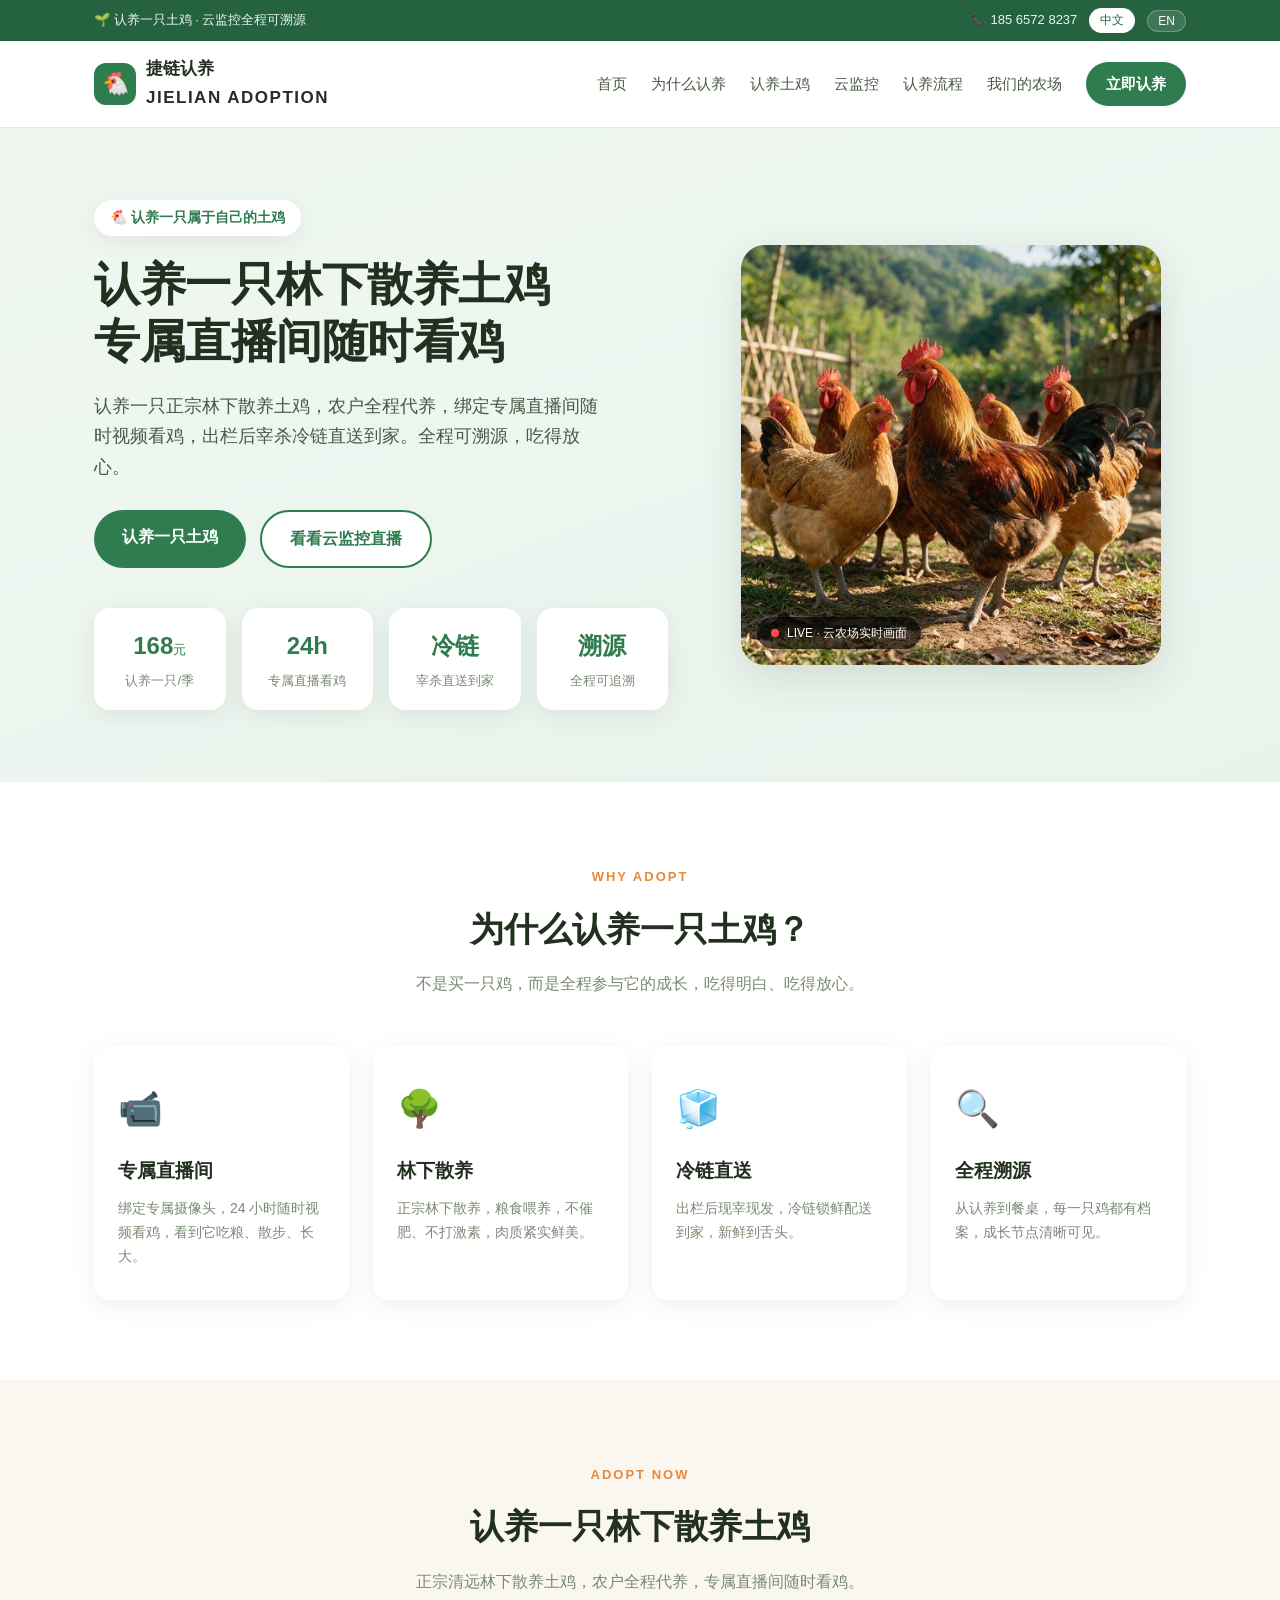
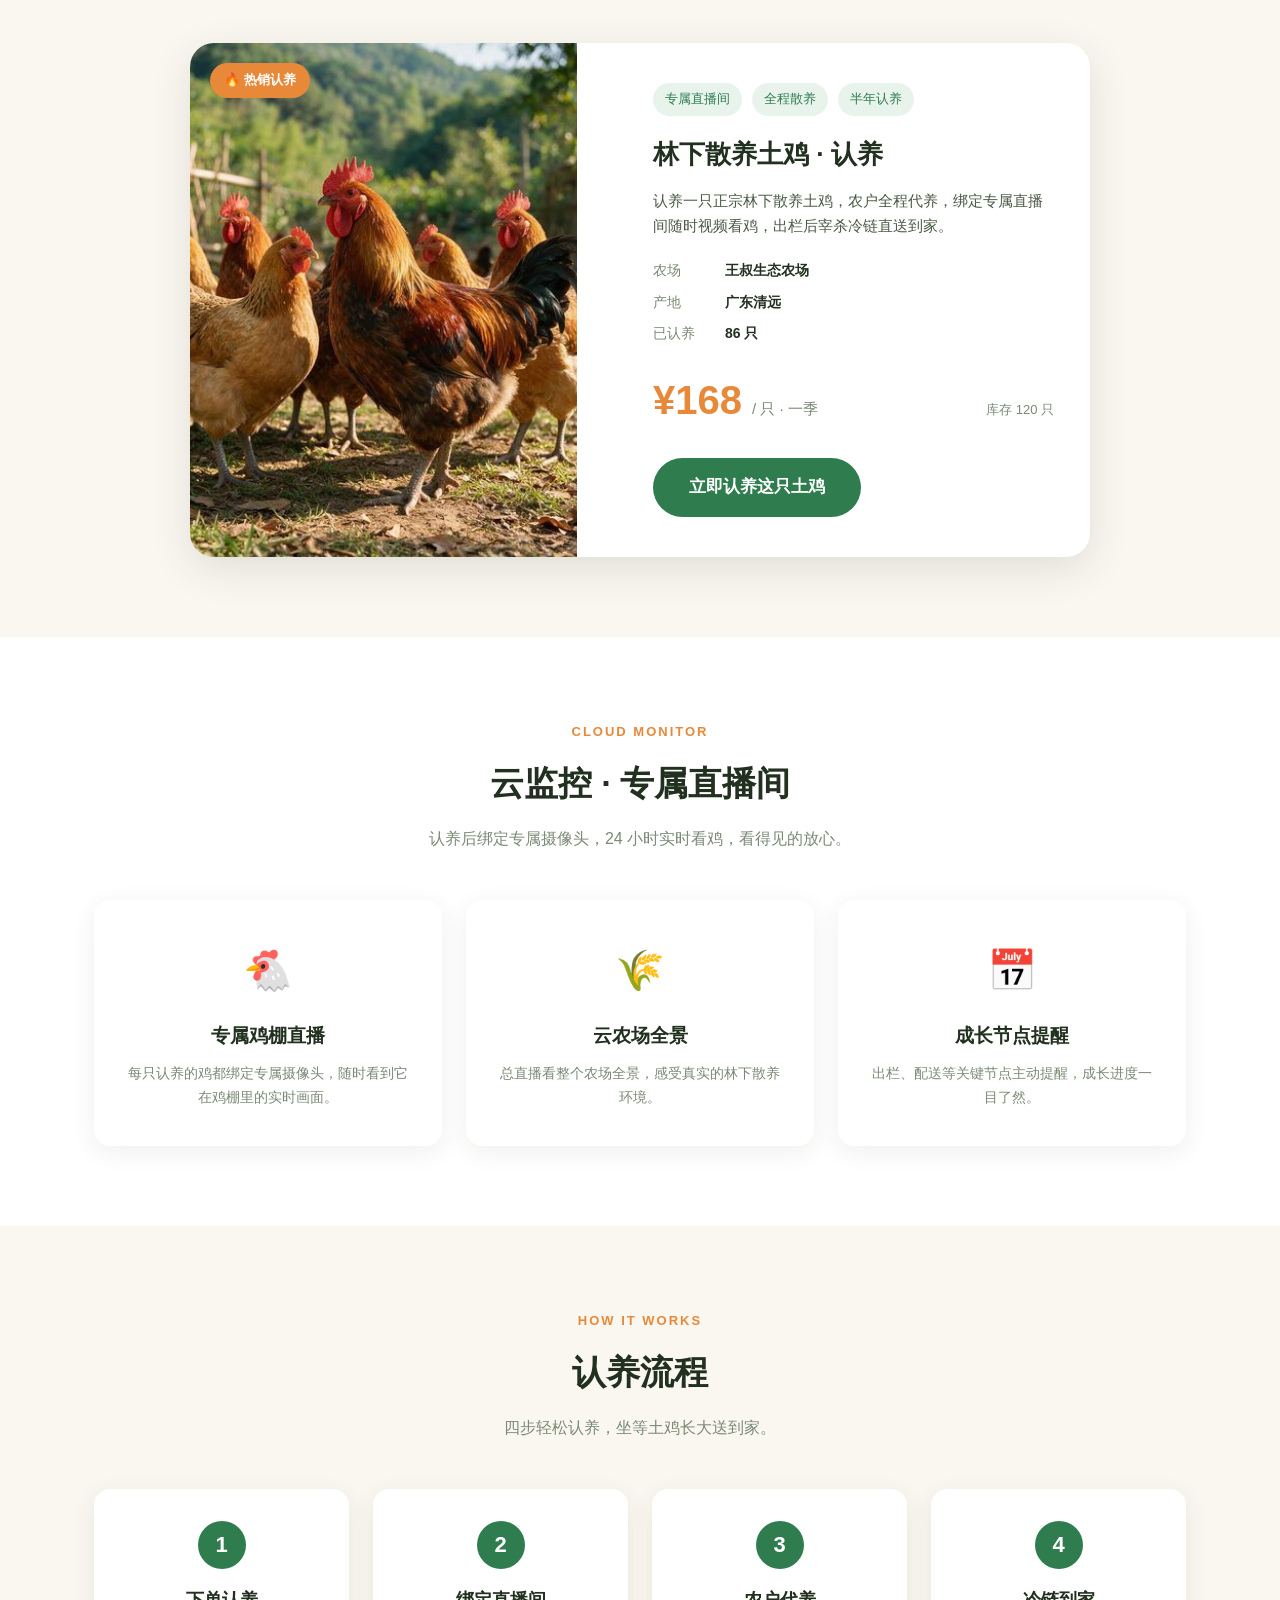
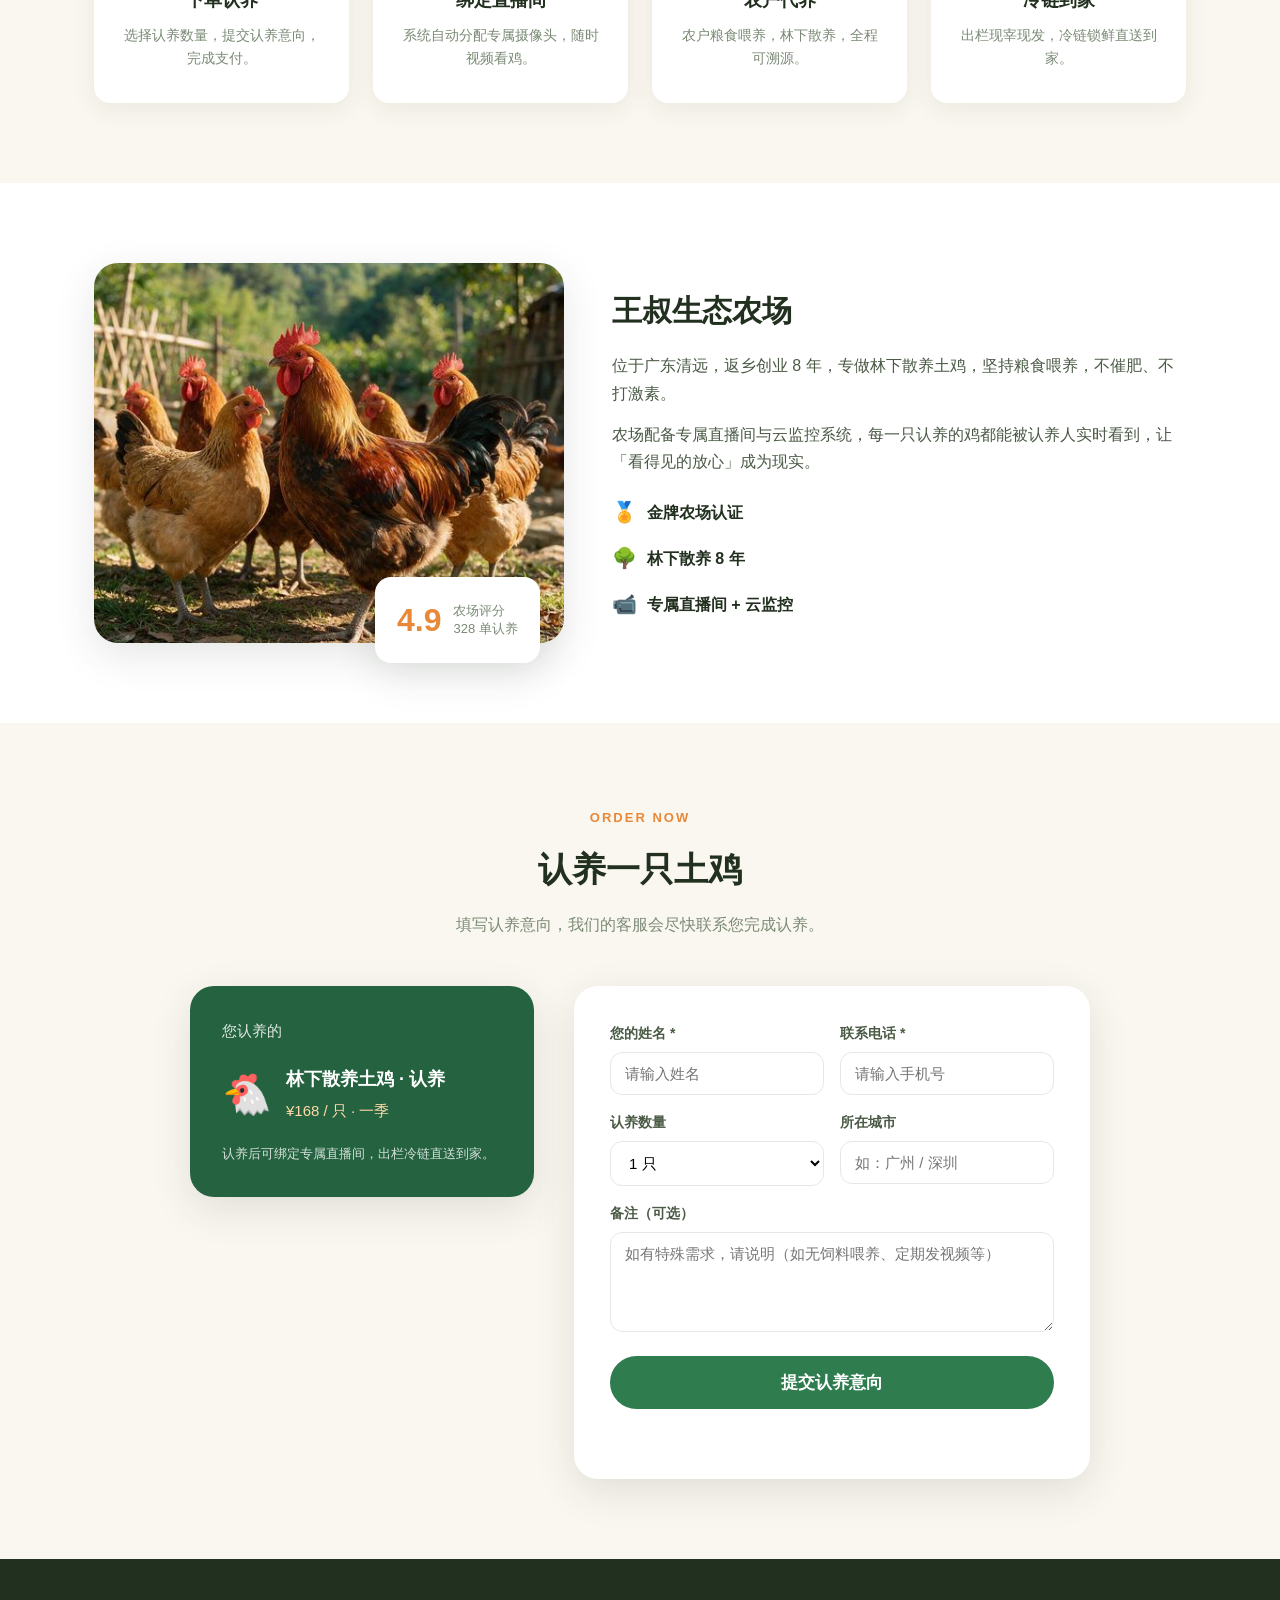
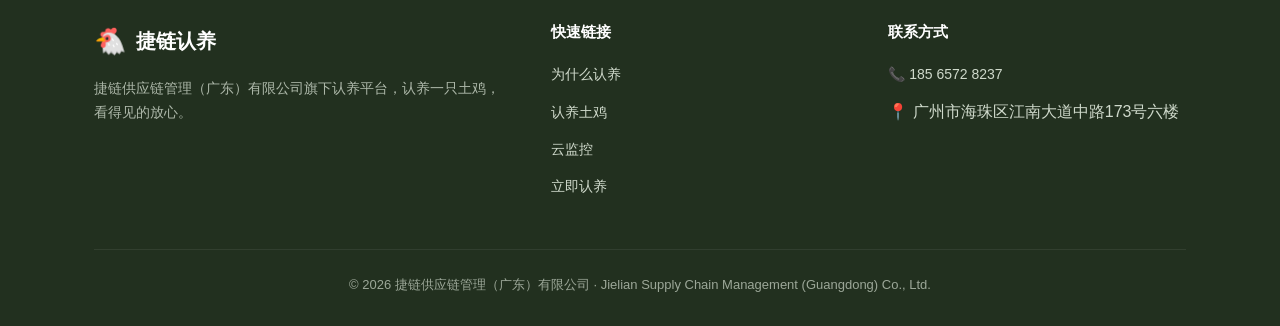
<file: index.html>
<!DOCTYPE html>
<html lang="zh-CN">
<head>
  <meta charset="UTF-8">
  <meta name="viewport" content="width=device-width, initial-scale=1.0, viewport-fit=cover">
  <meta name="theme-color" content="#2f7d4f">
  <meta name="format-detection" content="telephone=no">
  <title>捷链认养 · 认养一只林下散养土鸡 — Jielian Adoption</title>
  <meta name="description" content="捷链认养，认养一只正宗林下散养土鸡，农户全程代养，绑定专属直播间随时视频看鸡，出栏后宰杀冷链直送到家。168元认养一只，全程可溯源。">
  <meta name="keywords" content="认养土鸡, 云认养, 林下散养, 专属直播间, 云监控, 捷链认养, 认养一只鸡">
  <meta name="author" content="捷链供应链管理（广东）有限公司">
  <meta name="robots" content="index, follow">
  <link rel="canonical" href="https://www.jieliansupply.com/">

  <!-- Open Graph -->
  <meta property="og:type" content="website">
  <meta property="og:site_name" content="捷链认养">
  <meta property="og:title" content="捷链认养 · 认养一只林下散养土鸡 | Jielian Adoption">
  <meta property="og:description" content="认养一只正宗林下散养土鸡，专属直播间随时视频看鸡，出栏冷链直送到家。168元认养一只。">
  <meta property="og:url" content="https://www.jieliansupply.com/">
  <meta property="og:locale" content="zh_CN">
  <meta property="og:locale:alternate" content="en_US">

  <link rel="stylesheet" href="css/styles.css">
</head>
<body>

  <!-- ======================= 顶部信息条 ======================= -->
  <div class="topbar">
    <div class="container topbar-inner">
      <span class="tagline" data-i18n="top_tagline">🌱 认养一只土鸡 · 云监控全程可溯源</span>
      <div class="topbar-right">
        <a href="tel:+8618565728237">📞 185 6572 8237</a>
        <button class="lang-btn" data-lang="zh">中文</button>
        <button class="lang-btn" data-lang="en">EN</button>
      </div>
    </div>
  </div>

  <!-- ======================= 导航栏 ======================= -->
  <nav class="nav">
    <div class="container nav-inner">
      <a href="#home" class="logo">
        <span class="mark">🐔</span>
        <span>
          捷链认养
          <span class="sub">JIELIAN ADOPTION</span>
        </span>
      </a>
      <div class="nav-links" id="navLinks">
        <a href="#home" data-i18n="nav_home">首页</a>
        <a href="#about" data-i18n="nav_about">为什么认养</a>
        <a href="#product" data-i18n="nav_product">认养土鸡</a>
        <a href="#live" data-i18n="nav_live">云监控</a>
        <a href="#flow" data-i18n="nav_flow">认养流程</a>
        <a href="#farm" data-i18n="nav_farm">我们的农场</a>
        <a href="#order" class="nav-cta" data-i18n="nav_order">立即认养</a>
      </div>
      <button class="nav-toggle" id="navToggle" aria-label="Menu">
        <svg viewBox="0 0 24 24" fill="none" stroke-width="2" stroke-linecap="round"><path d="M3 6h18M3 12h18M3 18h18"/></svg>
      </button>
    </div>
  </nav>

  <!-- ======================= Hero ======================= -->
  <section class="hero" id="home">
    <div class="container hero-inner">
      <div class="hero-copy">
        <span class="hero-badge" data-i18n="hero_badge">🐔 认养一只属于自己的土鸡</span>
        <h1 data-i18n="hero_title">认养一只<span class="accent">林下散养土鸡</span><br>专属直播间随时看鸡</h1>
        <p class="lead" data-i18n="hero_lead">
          认养一只正宗林下散养土鸡，农户全程代养，绑定专属直播间随时视频看鸡，出栏后宰杀冷链直送到家。全程可溯源，吃得放心。
        </p>
        <div class="hero-actions">
          <a href="#order" class="btn btn-primary" data-i18n="hero_cta1">认养一只土鸡</a>
          <a href="#live" class="btn btn-ghost" data-i18n="hero_cta2">看看云监控直播</a>
        </div>
        <div class="hero-stats">
          <div class="hero-stat"><div class="num">168<span class="unit">元</span></div><div class="lbl" data-i18n="stat1">认养一只/季</div></div>
          <div class="hero-stat"><div class="num">24h</div><div class="lbl" data-i18n="stat2">专属直播看鸡</div></div>
          <div class="hero-stat"><div class="num">冷链</div><div class="lbl" data-i18n="stat3">宰杀直送到家</div></div>
          <div class="hero-stat"><div class="num">溯源</div><div class="lbl" data-i18n="stat4">全程可追溯</div></div>
        </div>
      </div>
      <div class="hero-visual">
        <div class="hero-img">
          <img src="images/hero-chicken.jpg" alt="林下散养土鸡" loading="lazy" onerror="this.style.display='none';this.parentElement.classList.add('placeholder')">
          <div class="hero-live-badge">
            <span class="dot"></span><span data-i18n="hero_live">LIVE · 云农场实时画面</span>
          </div>
        </div>
      </div>
    </div>
  </section>

  <!-- ======================= 为什么认养 ======================= -->
  <section class="section" id="about">
    <div class="container">
      <div class="section-head">
        <span class="eyebrow" data-i18n="about_eyebrow">Why Adopt</span>
        <h2 data-i18n="about_title">为什么认养一只土鸡？</h2>
        <p data-i18n="about_sub">不是买一只鸡，而是全程参与它的成长，吃得明白、吃得放心。</p>
      </div>
      <div class="feature-grid">
        <div class="feature-card">
          <span class="ic">📹</span>
          <h3 data-i18n="f1_t">专属直播间</h3>
          <p data-i18n="f1_d">绑定专属摄像头，24 小时随时视频看鸡，看到它吃粮、散步、长大。</p>
        </div>
        <div class="feature-card">
          <span class="ic">🌳</span>
          <h3 data-i18n="f2_t">林下散养</h3>
          <p data-i18n="f2_d">正宗林下散养，粮食喂养，不催肥、不打激素，肉质紧实鲜美。</p>
        </div>
        <div class="feature-card">
          <span class="ic">🧊</span>
          <h3 data-i18n="f3_t">冷链直送</h3>
          <p data-i18n="f3_d">出栏后现宰现发，冷链锁鲜配送到家，新鲜到舌头。</p>
        </div>
        <div class="feature-card">
          <span class="ic">🔍</span>
          <h3 data-i18n="f4_t">全程溯源</h3>
          <p data-i18n="f4_d">从认养到餐桌，每一只鸡都有档案，成长节点清晰可见。</p>
        </div>
      </div>
    </div>
  </section>

  <!-- ======================= 认养产品 ======================= -->
  <section class="section alt" id="product">
    <div class="container">
      <div class="section-head">
        <span class="eyebrow" data-i18n="prod_eyebrow">Adopt Now</span>
        <h2 data-i18n="prod_title">认养一只林下散养土鸡</h2>
        <p data-i18n="prod_sub">正宗清远林下散养土鸡，农户全程代养，专属直播间随时看鸡。</p>
      </div>
      <div class="product-card" id="productCard">
        <div class="product-img">
          <img src="images/product-chicken.jpg" alt="林下散养土鸡认养" loading="lazy" onerror="this.style.display='none';this.parentElement.classList.add('placeholder')">
          <span class="product-tag" data-i18n="prod_hot">🔥 热销认养</span>
        </div>
        <div class="product-info">
          <div class="product-tags">
            <span data-i18n="prod_tag1">专属直播间</span>
            <span data-i18n="prod_tag2">全程散养</span>
            <span data-i18n="prod_tag3">半年认养</span>
          </div>
          <h3 data-i18n="prod_name">林下散养土鸡 · 认养</h3>
          <p class="product-desc" data-i18n="prod_desc">认养一只正宗林下散养土鸡，农户全程代养，绑定专属直播间随时视频看鸡，出栏后宰杀冷链直送到家。</p>
          <div class="product-meta">
            <div class="meta-item"><span class="k" data-i18n="meta_farm">农场</span><span class="v">王叔生态农场</span></div>
            <div class="meta-item"><span class="k" data-i18n="meta_loc">产地</span><span class="v" data-i18n="meta_loc_v">广东清远</span></div>
            <div class="meta-item"><span class="k" data-i18n="meta_sold">已认养</span><span class="v">86 只</span></div>
          </div>
          <div class="product-price">
            <span class="price">¥168</span>
            <span class="unit" data-i18n="prod_unit">/ 只 · 一季</span>
            <span class="stock" data-i18n="prod_stock">库存 120 只</span>
          </div>
          <a href="#order" class="btn btn-primary btn-lg" data-i18n="prod_cta">立即认养这只土鸡</a>
        </div>
      </div>
    </div>
  </section>

  <!-- ======================= 云监控 ======================= -->
  <section class="section" id="live">
    <div class="container">
      <div class="section-head">
        <span class="eyebrow" data-i18n="live_eyebrow">Cloud Monitor</span>
        <h2 data-i18n="live_title">云监控 · 专属直播间</h2>
        <p data-i18n="live_sub">认养后绑定专属摄像头，24 小时实时看鸡，看得见的放心。</p>
      </div>
      <div class="live-grid">
        <div class="live-feature">
          <span class="ic">🐔</span>
          <h3 data-i18n="live1_t">专属鸡棚直播</h3>
          <p data-i18n="live1_d">每只认养的鸡都绑定专属摄像头，随时看到它在鸡棚里的实时画面。</p>
        </div>
        <div class="live-feature">
          <span class="ic">🌾</span>
          <h3 data-i18n="live2_t">云农场全景</h3>
          <p data-i18n="live2_d">总直播看整个农场全景，感受真实的林下散养环境。</p>
        </div>
        <div class="live-feature">
          <span class="ic">📅</span>
          <h3 data-i18n="live3_t">成长节点提醒</h3>
          <p data-i18n="live3_d">出栏、配送等关键节点主动提醒，成长进度一目了然。</p>
        </div>
      </div>
    </div>
  </section>

  <!-- ======================= 认养流程 ======================= -->
  <section class="section alt" id="flow">
    <div class="container">
      <div class="section-head">
        <span class="eyebrow" data-i18n="flow_eyebrow">How It Works</span>
        <h2 data-i18n="flow_title">认养流程</h2>
        <p data-i18n="flow_sub">四步轻松认养，坐等土鸡长大送到家。</p>
      </div>
      <div class="flow-steps">
        <div class="flow-step">
          <div class="step-num">1</div>
          <h3 data-i18n="step1_t">下单认养</h3>
          <p data-i18n="step1_d">选择认养数量，提交认养意向，完成支付。</p>
        </div>
        <div class="flow-step">
          <div class="step-num">2</div>
          <h3 data-i18n="step2_t">绑定直播间</h3>
          <p data-i18n="step2_d">系统自动分配专属摄像头，随时视频看鸡。</p>
        </div>
        <div class="flow-step">
          <div class="step-num">3</div>
          <h3 data-i18n="step3_t">农户代养</h3>
          <p data-i18n="step3_d">农户粮食喂养，林下散养，全程可溯源。</p>
        </div>
        <div class="flow-step">
          <div class="step-num">4</div>
          <h3 data-i18n="step4_t">冷链到家</h3>
          <p data-i18n="step4_d">出栏现宰现发，冷链锁鲜直送到家。</p>
        </div>
      </div>
    </div>
  </section>

  <!-- ======================= 农场介绍 ======================= -->
  <section class="section" id="farm">
    <div class="container farm-grid">
      <div class="farm-visual">
        <div class="farm-img">
          <img src="images/farm.jpg" alt="王叔生态农场" loading="lazy" onerror="this.style.display='none';this.parentElement.classList.add('placeholder')">
        </div>
        <div class="farm-badge">
          <span class="n">4.9</span>
          <span class="t" data-i18n="farm_badge">农场评分<br>328 单认养</span>
        </div>
      </div>
      <div class="farm-text">
        <h2 data-i18n="farm_title">王叔生态农场</h2>
        <p data-i18n="farm_p1">位于广东清远，返乡创业 8 年，专做林下散养土鸡，坚持粮食喂养，不催肥、不打激素。</p>
        <p data-i18n="farm_p2">农场配备专属直播间与云监控系统，每一只认养的鸡都能被认养人实时看到，让「看得见的放心」成为现实。</p>
        <div class="farm-points">
          <div class="farm-point"><span class="ic">🏅</span><span data-i18n="farm_pt1">金牌农场认证</span></div>
          <div class="farm-point"><span class="ic">🌳</span><span data-i18n="farm_pt2">林下散养 8 年</span></div>
          <div class="farm-point"><span class="ic">📹</span><span data-i18n="farm_pt3">专属直播间 + 云监控</span></div>
        </div>
      </div>
    </div>
  </section>

  <!-- ======================= 下单认养 ======================= -->
  <section class="section alt" id="order">
    <div class="container">
      <div class="section-head">
        <span class="eyebrow" data-i18n="order_eyebrow">Order Now</span>
        <h2 data-i18n="order_title">认养一只土鸡</h2>
        <p data-i18n="order_sub">填写认养意向，我们的客服会尽快联系您完成认养。</p>
      </div>
      <div class="order-grid">
        <div class="order-summary">
          <div class="summary-card">
            <div class="summary-title" data-i18n="sum_title">您认养的</div>
            <div class="summary-product">
              <span class="emoji">🐔</span>
              <div>
                <div class="name" data-i18n="prod_name2">林下散养土鸡 · 认养</div>
                <div class="price">¥168 <span data-i18n="prod_unit">/ 只 · 一季</span></div>
              </div>
            </div>
            <div class="summary-note" data-i18n="sum_note">认养后可绑定专属直播间，出栏冷链直送到家。</div>
          </div>
        </div>
        <div class="order-form" id="orderFormWrap">
          <form id="orderForm" novalidate>
            <div class="form-row">
              <div class="form-group">
                <label for="name" data-i18n="f_name">您的姓名 *</label>
                <input type="text" id="name" name="name" placeholder="请输入姓名" required>
              </div>
              <div class="form-group">
                <label for="phone" data-i18n="f_phone">联系电话 *</label>
                <input type="tel" id="phone" name="phone" placeholder="请输入手机号" required>
              </div>
            </div>
            <div class="form-row">
              <div class="form-group">
                <label for="count" data-i18n="f_count">认养数量</label>
                <select id="count" name="count">
                  <option value="1">1 只</option>
                  <option value="2">2 只</option>
                  <option value="3">3 只</option>
                  <option value="5">5 只</option>
                  <option value="10">10 只</option>
                </select>
              </div>
              <div class="form-group">
                <label for="city" data-i18n="f_city">所在城市</label>
                <input type="text" id="city" name="city" placeholder="如：广州 / 深圳">
              </div>
            </div>
            <div class="form-group">
              <label for="message" data-i18n="f_msg">备注（可选）</label>
              <textarea id="message" name="message" placeholder="如有特殊需求，请说明（如无饲料喂养、定期发视频等）"></textarea>
            </div>
            <button type="submit" class="btn btn-primary btn-lg btn-block" data-i18n="f_btn">提交认养意向</button>
            <p class="form-note" id="formStatus" role="status" aria-live="polite"></p>
          </form>
        </div>
      </div>
    </div>
  </section>

  <!-- ======================= 页脚 ======================= -->
  <footer class="footer">
    <div class="container">
      <div class="footer-grid">
        <div>
          <div class="brand"><span class="mark">🐔</span> 捷链认养</div>
          <p data-i18n="foot_desc">捷链供应链管理（广东）有限公司旗下认养平台，认养一只土鸡，看得见的放心。</p>
        </div>
        <div>
          <h4 data-i18n="foot_links">快速链接</h4>
          <ul class="footer-links">
            <li><a href="#about" data-i18n="nav_about">为什么认养</a></li>
            <li><a href="#product" data-i18n="nav_product">认养土鸡</a></li>
            <li><a href="#live" data-i18n="nav_live">云监控</a></li>
            <li><a href="#order" data-i18n="nav_order">立即认养</a></li>
          </ul>
        </div>
        <div>
          <h4 data-i18n="foot_contact">联系方式</h4>
          <ul class="footer-links">
            <li><a href="tel:+8618565728237">📞 185 6572 8237</a></li>
            <li>📍 <span data-i18n="foot_addr">广州市海珠区江南大道中路173号六楼</span></li>
          </ul>
        </div>
      </div>
      <div class="footer-bottom">
        © <span id="year">2026</span> <span data-i18n="foot_copyright">捷链供应链管理（广东）有限公司 · Jielian Supply Chain Management (Guangdong) Co., Ltd.</span>
      </div>
    </div>
  </footer>

  <script src="js/main.js"></script>
</body>
</html>
</file>
<file: css/styles.css>
/* ==================== 捷链认养 · 全新样式 ==================== */
:root {
  --green: #2f7d4f;
  --green-dark: #256340;
  --green-light: #e8f3ec;
  --cream: #faf7f0;
  --orange: #e8893a;
  --ink: #22301f;
  --text: #4a5a45;
  --muted: #7a8a75;
  --line: #e5e9e2;
  --white: #ffffff;
  --shadow: 0 6px 24px rgba(34, 48, 31, 0.08);
  --shadow-lg: 0 12px 40px rgba(34, 48, 31, 0.12);
  --radius: 16px;
}

* { margin: 0; padding: 0; box-sizing: border-box; }
html { scroll-behavior: smooth; }
body {
  font-family: -apple-system, BlinkMacSystemFont, "Segoe UI", "PingFang SC", "Microsoft YaHei", "Helvetica Neue", Arial, sans-serif;
  color: var(--ink);
  background: var(--white);
  line-height: 1.7;
  -webkit-font-smoothing: antialiased;
}
a { text-decoration: none; color: inherit; }
img { max-width: 100%; display: block; }
.container { max-width: 1140px; margin: 0 auto; padding: 0 24px; }

/* ===== 顶部信息条 ===== */
.topbar {
  background: var(--green-dark);
  color: #eaf5ee;
  font-size: 13px;
}
.topbar-inner {
  display: flex;
  align-items: center;
  justify-content: space-between;
  padding: 8px 24px;
  gap: 16px;
  flex-wrap: wrap;
}
.topbar-right { display: flex; align-items: center; gap: 12px; }
.topbar a { color: #eaf5ee; }
.lang-btn {
  background: rgba(255,255,255,0.12);
  border: 1px solid rgba(255,255,255,0.25);
  color: #fff;
  padding: 3px 10px;
  border-radius: 999px;
  cursor: pointer;
  font-size: 12px;
  transition: all .2s;
}
.lang-btn:hover, .lang-btn.active { background: #fff; color: var(--green-dark); }

/* ===== 导航栏 ===== */
.nav {
  position: sticky;
  top: 0;
  z-index: 100;
  background: rgba(255,255,255,0.92);
  backdrop-filter: blur(10px);
  border-bottom: 1px solid var(--line);
}
.nav-inner { display: flex; align-items: center; justify-content: space-between; padding: 14px 24px; }
.logo { display: flex; align-items: center; gap: 10px; }
.logo .mark {
  width: 42px; height: 42px;
  background: var(--green);
  color: #fff;
  border-radius: 12px;
  display: flex; align-items: center; justify-content: center;
  font-size: 22px;
}
.logo span:last-child { display: flex; flex-direction: column; font-weight: 700; font-size: 17px; color: var(--ink); }
.logo .sub { font-size: 10px; letter-spacing: 1.5px; color: var(--muted); font-weight: 500; }
.nav-links { display: flex; align-items: center; gap: 24px; }
.nav-links a { font-size: 15px; color: var(--text); font-weight: 500; transition: color .2s; }
.nav-links a:hover { color: var(--green); }
.nav-links a.nav-cta {
  background: var(--green);
  color: #fff;
  padding: 9px 20px;
  border-radius: 999px;
  font-weight: 600;
}
.nav-links a.nav-cta:hover { background: var(--green-dark); color: #fff; }
.nav-toggle { display: none; background: none; border: none; cursor: pointer; color: var(--ink); }

/* ===== Hero ===== */
.hero {
  background: linear-gradient(160deg, #f0f7f1 0%, #e8f3ec 100%);
  padding: 72px 0;
  position: relative;
  overflow: hidden;
}
.hero-inner { display: grid; grid-template-columns: 1.1fr 0.9fr; gap: 48px; align-items: center; }
.hero-badge {
  display: inline-block;
  background: #fff;
  color: var(--green);
  padding: 6px 16px;
  border-radius: 999px;
  font-size: 14px;
  font-weight: 600;
  margin-bottom: 20px;
  box-shadow: var(--shadow);
}
.hero h1 { font-size: 46px; line-height: 1.25; font-weight: 800; letter-spacing: -0.5px; }
.hero h1 .accent { color: var(--green); }
.lead { font-size: 18px; color: var(--text); margin: 20px 0 28px; max-width: 520px; }
.hero-actions { display: flex; gap: 14px; flex-wrap: wrap; }
.hero-stats { display: grid; grid-template-columns: repeat(4, 1fr); gap: 16px; margin-top: 40px; }
.hero-stat {
  background: #fff;
  border-radius: var(--radius);
  padding: 18px 14px;
  text-align: center;
  box-shadow: var(--shadow);
}
.hero-stat .num { font-size: 24px; font-weight: 800; color: var(--green); }
.hero-stat .num .unit { font-size: 13px; font-weight: 500; }
.hero-stat .lbl { font-size: 13px; color: var(--muted); margin-top: 4px; }
.hero-visual { display: flex; justify-content: center; }
.hero-img {
  position: relative;
  border-radius: 24px;
  overflow: hidden;
  box-shadow: var(--shadow-lg);
  width: 100%;
  max-width: 420px;
}
.hero-img img { width: 100%; height: 420px; object-fit: cover; }
.hero-img.placeholder, .product-img.placeholder, .farm-img.placeholder {
  background: linear-gradient(135deg, #d9ead6, #b8d9be);
}
.hero-live-badge {
  position: absolute;
  bottom: 16px;
  left: 16px;
  background: rgba(0,0,0,0.65);
  color: #fff;
  padding: 6px 14px;
  border-radius: 999px;
  font-size: 12px;
  display: flex;
  align-items: center;
  gap: 8px;
}
.hero-live-badge .dot {
  width: 8px; height: 8px;
  background: #ff4d4d;
  border-radius: 50%;
  animation: pulse 1.5s infinite;
}
@keyframes pulse { 0%,100% { opacity: 1; } 50% { opacity: 0.4; } }

/* ===== 按钮 ===== */
.btn {
  display: inline-block;
  padding: 13px 28px;
  border-radius: 999px;
  font-size: 16px;
  font-weight: 600;
  cursor: pointer;
  border: none;
  transition: all .25s;
  text-align: center;
}
.btn-primary { background: var(--green); color: #fff; }
.btn-primary:hover { background: var(--green-dark); transform: translateY(-2px); box-shadow: 0 8px 20px rgba(47,125,79,0.3); }
.btn-ghost { background: #fff; color: var(--green); border: 2px solid var(--green); }
.btn-ghost:hover { background: var(--green); color: #fff; }
.btn-lg { padding: 15px 36px; font-size: 17px; }
.btn-block { width: 100%; }

/* ===== Section ===== */
.section { padding: 80px 0; }
.section.alt { background: var(--cream); }
.section-head { text-align: center; max-width: 640px; margin: 0 auto 48px; }
.eyebrow {
  display: inline-block;
  color: var(--orange);
  font-size: 13px;
  font-weight: 700;
  letter-spacing: 2px;
  text-transform: uppercase;
  margin-bottom: 12px;
}
.section-head h2 { font-size: 34px; font-weight: 800; margin-bottom: 12px; }
.section-head p { color: var(--muted); font-size: 16px; }

/* ===== 特性 ===== */
.feature-grid { display: grid; grid-template-columns: repeat(4, 1fr); gap: 24px; }
.feature-card {
  background: #fff;
  border-radius: var(--radius);
  padding: 32px 24px;
  box-shadow: var(--shadow);
  transition: transform .25s;
}
.feature-card:hover { transform: translateY(-6px); }
.feature-card .ic { font-size: 36px; display: block; margin-bottom: 16px; }
.feature-card h3 { font-size: 19px; margin-bottom: 10px; }
.feature-card p { color: var(--muted); font-size: 14px; }

/* ===== 产品卡 ===== */
.product-card {
  display: grid;
  grid-template-columns: 0.9fr 1.1fr;
  gap: 40px;
  background: #fff;
  border-radius: 24px;
  overflow: hidden;
  box-shadow: var(--shadow-lg);
  max-width: 900px;
  margin: 0 auto;
}
.product-img { position: relative; }
.product-img img { width: 100%; height: 100%; object-fit: cover; min-height: 380px; }
.product-tag {
  position: absolute;
  top: 20px;
  left: 20px;
  background: var(--orange);
  color: #fff;
  padding: 6px 14px;
  border-radius: 999px;
  font-size: 13px;
  font-weight: 600;
}
.product-info { padding: 40px 36px; }
.product-tags { display: flex; gap: 10px; margin-bottom: 16px; flex-wrap: wrap; }
.product-tags span {
  background: var(--green-light);
  color: var(--green);
  padding: 5px 12px;
  border-radius: 999px;
  font-size: 13px;
  font-weight: 500;
}
.product-info h3 { font-size: 26px; font-weight: 800; margin-bottom: 12px; }
.product-desc { color: var(--text); font-size: 15px; margin-bottom: 20px; }
.product-meta { display: flex; flex-direction: column; gap: 8px; margin-bottom: 20px; }
.meta-item { display: flex; gap: 12px; font-size: 14px; }
.meta-item .k { color: var(--muted); min-width: 60px; }
.meta-item .v { font-weight: 600; }
.product-price { display: flex; align-items: baseline; gap: 10px; margin-bottom: 24px; }
.product-price .price { font-size: 40px; font-weight: 800; color: var(--orange); }
.product-price .unit { color: var(--muted); font-size: 15px; }
.product-price .stock { margin-left: auto; color: var(--muted); font-size: 13px; }

/* ===== 云监控 ===== */
.live-grid { display: grid; grid-template-columns: repeat(3, 1fr); gap: 24px; }
.live-feature {
  background: #fff;
  border-radius: var(--radius);
  padding: 36px 28px;
  box-shadow: var(--shadow);
  text-align: center;
}
.live-feature .ic { font-size: 40px; display: block; margin-bottom: 16px; }
.live-feature h3 { font-size: 19px; margin-bottom: 10px; }
.live-feature p { color: var(--muted); font-size: 14px; }

/* ===== 流程 ===== */
.flow-steps { display: grid; grid-template-columns: repeat(4, 1fr); gap: 24px; }
.flow-step {
  background: #fff;
  border-radius: var(--radius);
  padding: 32px 24px;
  box-shadow: var(--shadow);
  text-align: center;
  position: relative;
}
.step-num {
  width: 48px; height: 48px;
  background: var(--green);
  color: #fff;
  border-radius: 50%;
  display: flex; align-items: center; justify-content: center;
  font-size: 22px; font-weight: 700;
  margin: 0 auto 16px;
}
.flow-step h3 { font-size: 18px; margin-bottom: 8px; }
.flow-step p { color: var(--muted); font-size: 14px; }

/* ===== 农场 ===== */
.farm-grid { display: grid; grid-template-columns: 0.9fr 1.1fr; gap: 48px; align-items: center; }
.farm-visual { position: relative; }
.farm-img { border-radius: 24px; overflow: hidden; box-shadow: var(--shadow-lg); }
.farm-img img { width: 100%; height: 380px; object-fit: cover; }
.farm-badge {
  position: absolute;
  bottom: -20px;
  right: 24px;
  background: #fff;
  border-radius: 16px;
  padding: 16px 22px;
  box-shadow: var(--shadow-lg);
  display: flex;
  align-items: center;
  gap: 12px;
}
.farm-badge .n { font-size: 32px; font-weight: 800; color: var(--orange); }
.farm-badge .t { font-size: 13px; color: var(--muted); line-height: 1.4; }
.farm-text h2 { font-size: 30px; font-weight: 800; margin-bottom: 16px; }
.farm-text p { color: var(--text); margin-bottom: 14px; }
.farm-points { display: flex; flex-direction: column; gap: 12px; margin-top: 20px; }
.farm-point { display: flex; align-items: center; gap: 10px; font-weight: 600; }
.farm-point .ic { font-size: 20px; }

/* ===== 下单 ===== */
.order-grid { display: grid; grid-template-columns: 0.8fr 1.2fr; gap: 40px; max-width: 900px; margin: 0 auto; align-items: start; }
.summary-card {
  background: var(--green-dark);
  color: #fff;
  border-radius: 24px;
  padding: 32px;
  box-shadow: var(--shadow-lg);
}
.summary-title { font-size: 15px; opacity: 0.85; margin-bottom: 16px; }
.summary-product { display: flex; align-items: center; gap: 14px; margin-bottom: 16px; }
.summary-product .emoji { font-size: 40px; }
.summary-product .name { font-weight: 700; font-size: 18px; }
.summary-product .price { color: #ffd9a8; font-size: 15px; margin-top: 4px; }
.summary-note { font-size: 13px; opacity: 0.8; line-height: 1.6; }
.order-form {
  background: #fff;
  border-radius: 24px;
  padding: 36px;
  box-shadow: var(--shadow-lg);
}
.form-row { display: grid; grid-template-columns: 1fr 1fr; gap: 16px; }
.form-group { margin-bottom: 16px; }
.form-group label { display: block; font-size: 14px; font-weight: 600; margin-bottom: 6px; color: var(--text); }
.form-group input, .form-group select, .form-group textarea {
  width: 100%;
  padding: 12px 14px;
  border: 1.5px solid var(--line);
  border-radius: 12px;
  font-size: 15px;
  font-family: inherit;
  transition: border-color .2s;
  background: #fff;
}
.form-group input:focus, .form-group select:focus, .form-group textarea:focus {
  outline: none;
  border-color: var(--green);
}
.form-group textarea { min-height: 100px; resize: vertical; }
.form-note { margin-top: 14px; font-size: 14px; color: var(--green); min-height: 20px; }
.form-note.error { color: #e05a5a; }

/* ===== 页脚 ===== */
.footer { background: var(--ink); color: #cfd9cb; padding: 60px 0 30px; }
.footer-grid { display: grid; grid-template-columns: 1.4fr 1fr 1fr; gap: 40px; margin-bottom: 40px; }
.footer .brand { display: flex; align-items: center; gap: 10px; font-size: 20px; font-weight: 700; color: #fff; margin-bottom: 14px; }
.footer .brand .mark { font-size: 26px; }
.footer p { font-size: 14px; opacity: 0.8; }
.footer h4 { color: #fff; font-size: 15px; margin-bottom: 16px; }
.footer-links { list-style: none; }
.footer-links li { margin-bottom: 10px; }
.footer-links a { color: #cfd9cb; font-size: 14px; transition: color .2s; }
.footer-links a:hover { color: #fff; }
.footer-bottom {
  border-top: 1px solid rgba(255,255,255,0.1);
  padding-top: 24px;
  text-align: center;
  font-size: 13px;
  opacity: 0.7;
}

/* ===== 响应式 ===== */
@media (max-width: 900px) {
  .hero-inner, .product-card, .farm-grid, .order-grid { grid-template-columns: 1fr; }
  .hero h1 { font-size: 34px; }
  .hero-stats { grid-template-columns: repeat(2, 1fr); }
  .feature-grid { grid-template-columns: repeat(2, 1fr); }
  .flow-steps { grid-template-columns: repeat(2, 1fr); }
  .live-grid { grid-template-columns: 1fr; }
  .product-img img { min-height: 260px; }
  .product-info { padding: 28px 24px; }
  .farm-badge { right: 12px; bottom: -16px; }
}

@media (max-width: 600px) {
  .nav-links {
    display: none;
    position: absolute;
    top: 100%;
    left: 0; right: 0;
    background: #fff;
    flex-direction: column;
    padding: 20px;
    gap: 16px;
    box-shadow: var(--shadow-lg);
  }
  .nav-links.open { display: flex; }
  .nav-toggle { display: block; }
  .hero { padding: 48px 0; }
  .hero h1 { font-size: 28px; }
  .lead { font-size: 16px; }
  .feature-grid, .flow-steps { grid-template-columns: 1fr; }
  .form-row { grid-template-columns: 1fr; }
  .section { padding: 56px 0; }
  .section-head h2 { font-size: 28px; }
  .footer-grid { grid-template-columns: 1fr; gap: 28px; }
}
</file>
